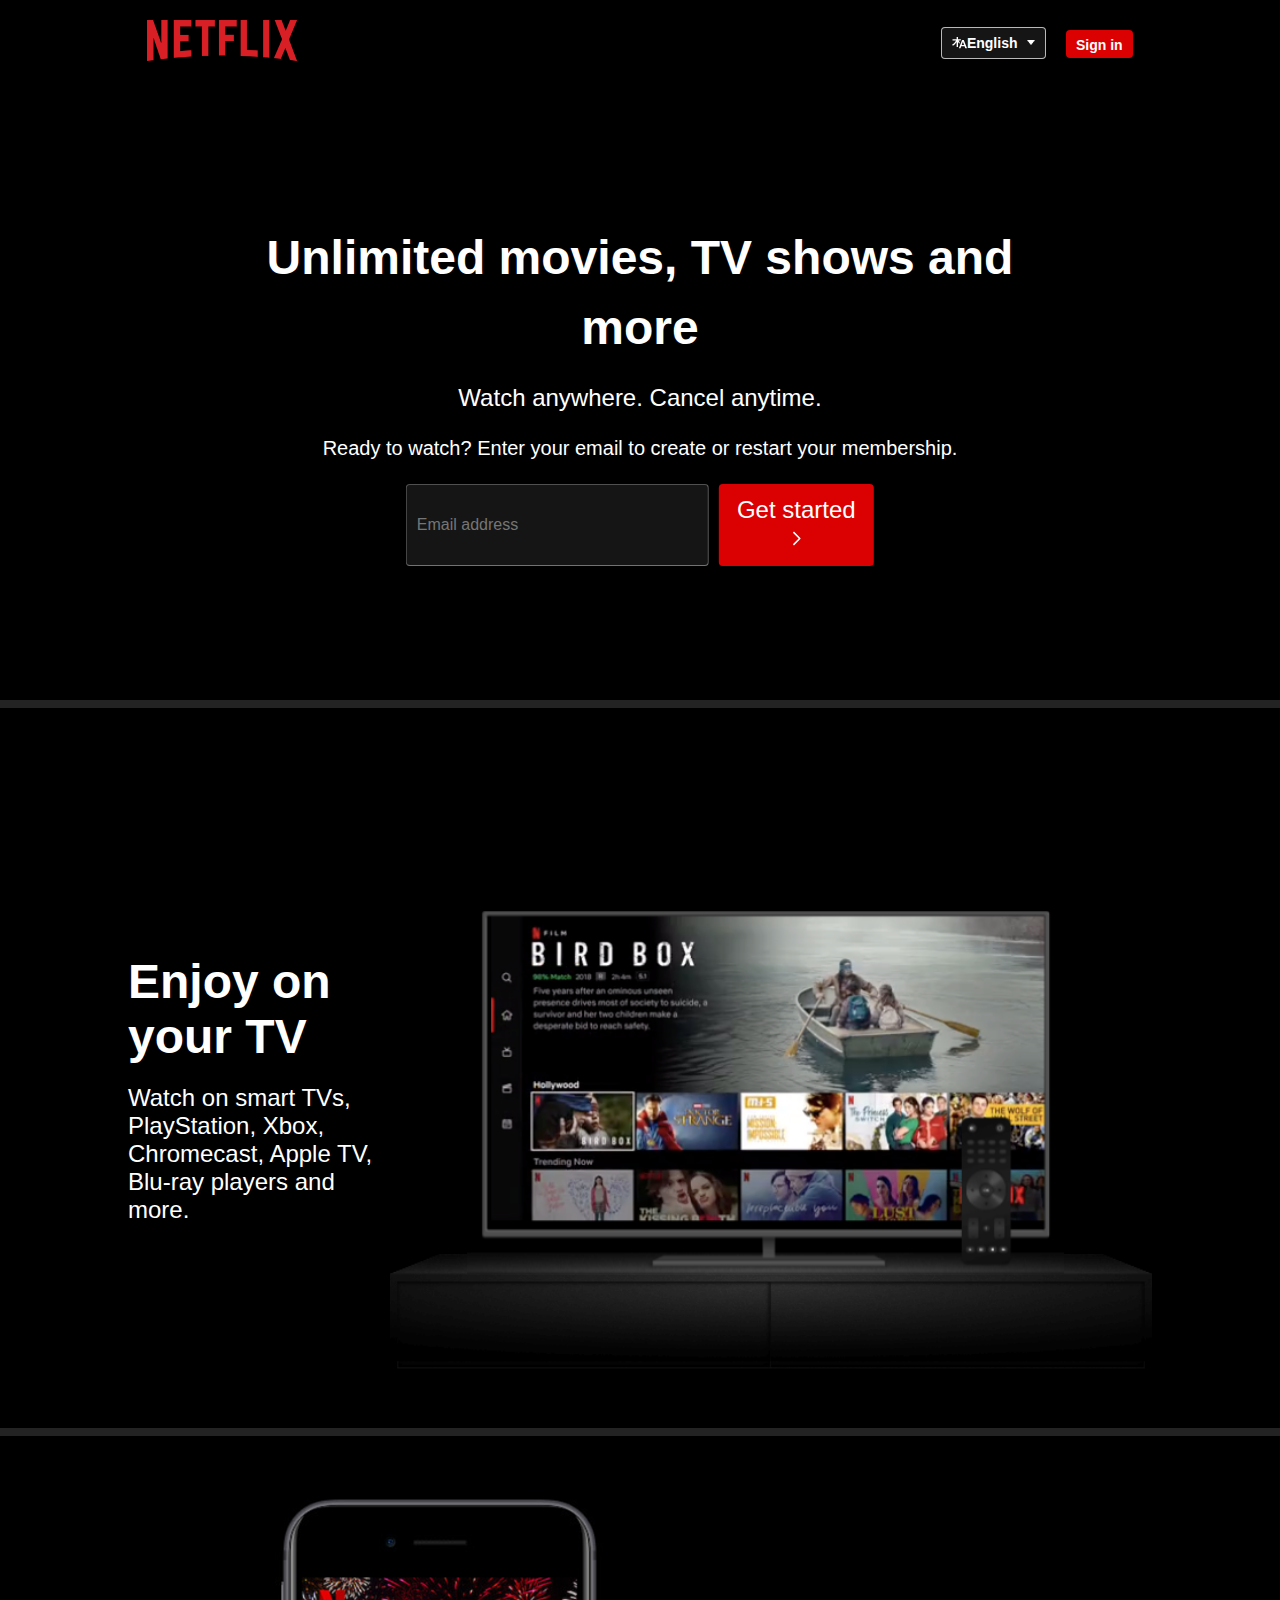
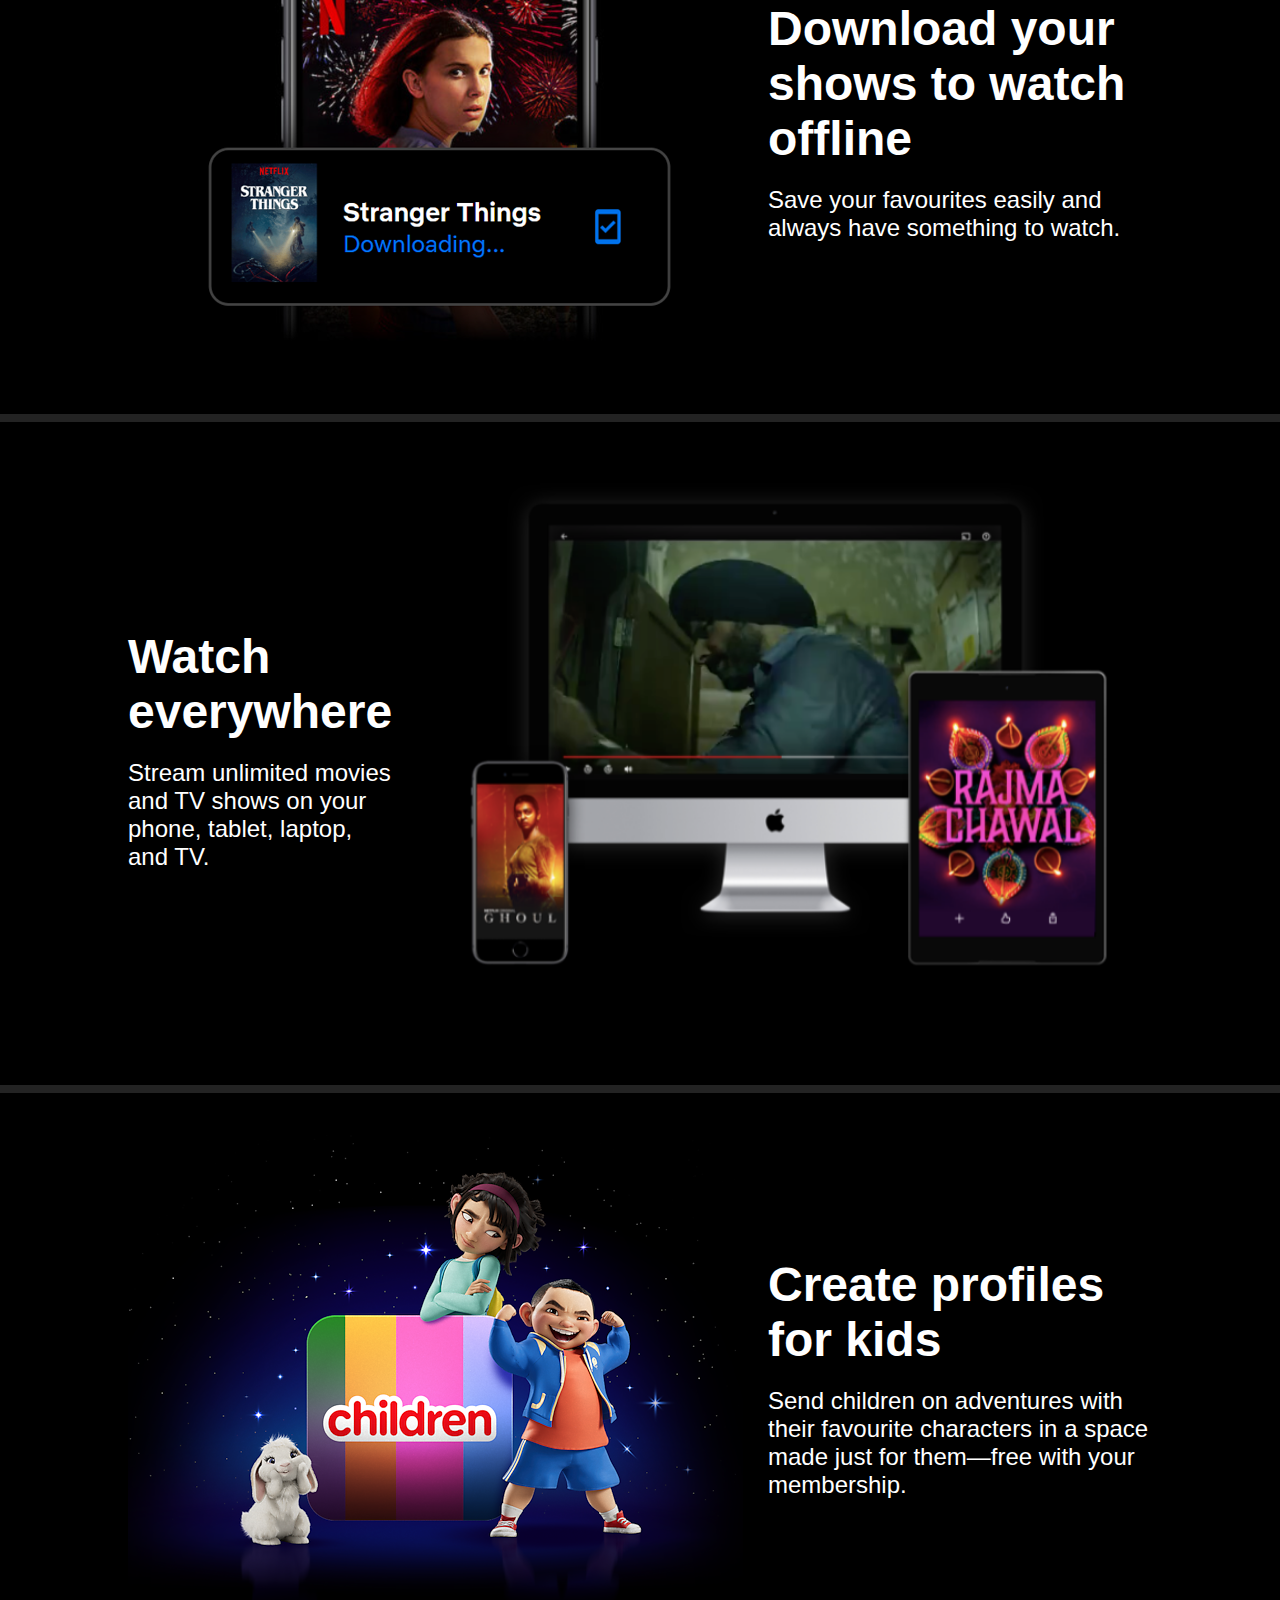
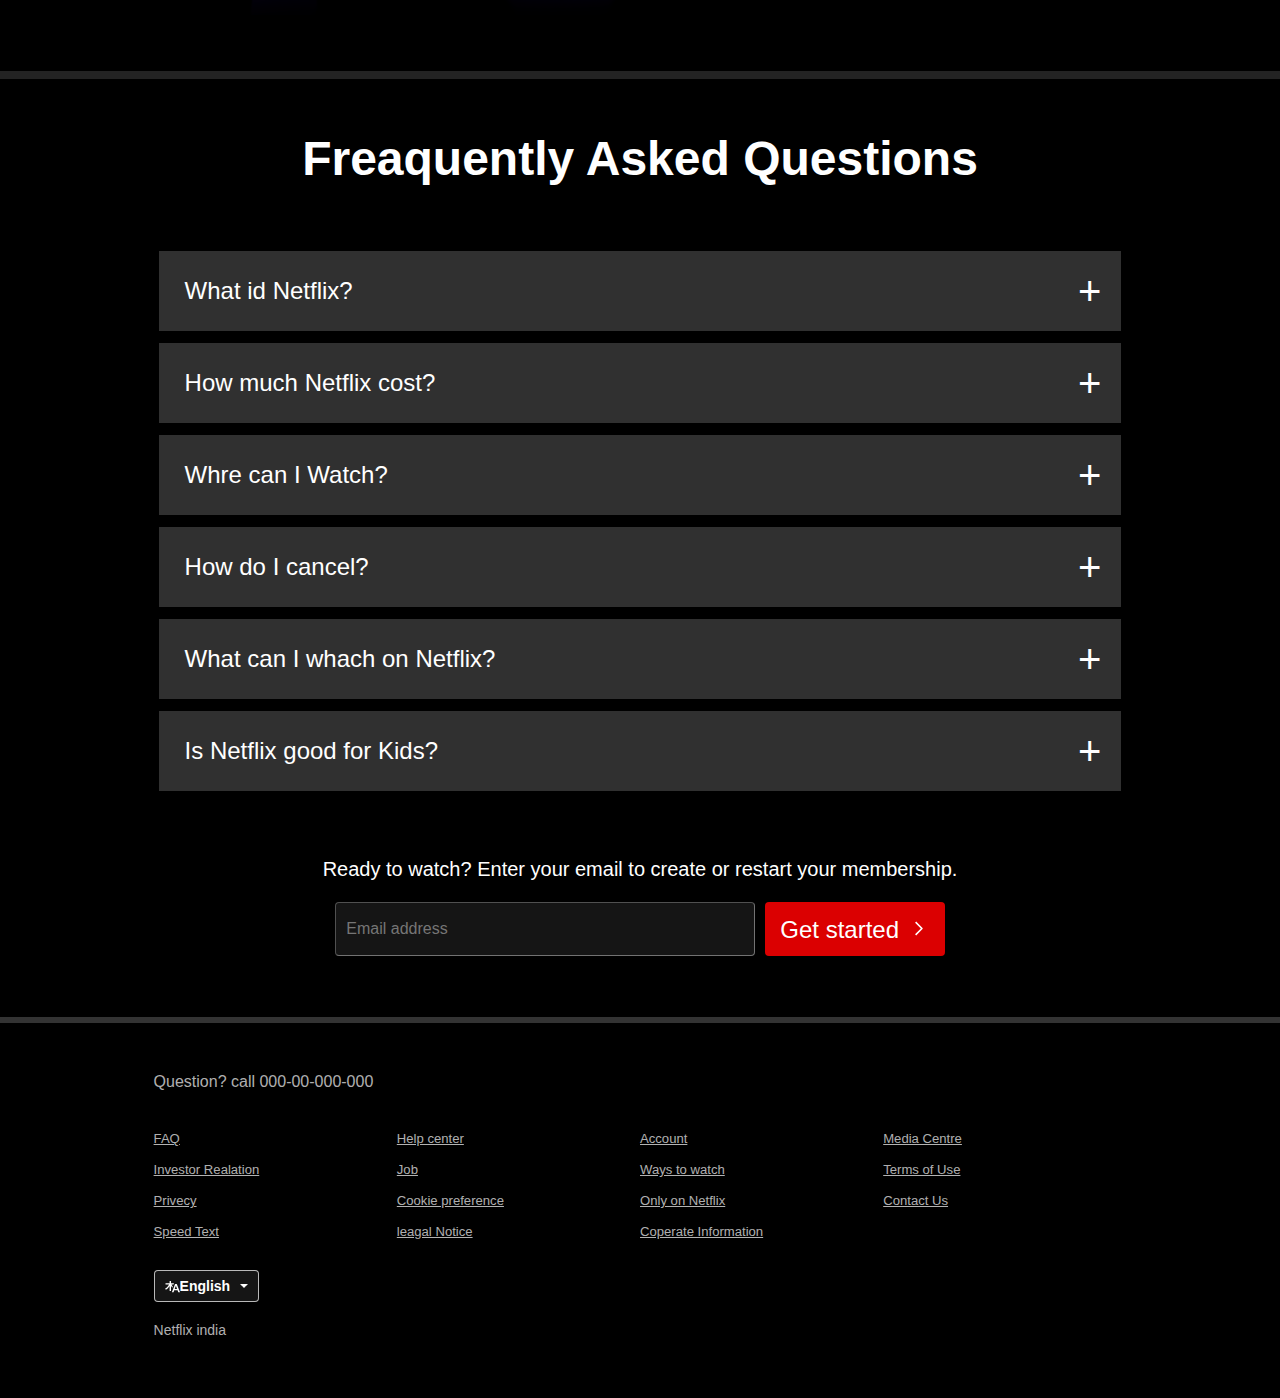
<file: index.html>
<!DOCTYPE html>
<html lang="en">
<head>
    <meta charset="UTF-8">
    <meta name="viewport" content="width=device-width, initial-scale=1.0">
    <title>Document</title>
    <link rel="shortcut icon" href="https://assets.nflxext.com/us/ffe/siteui/common/icons/nficon2023.ico">
    <link rel="stylesheet" href="style.css">
</head>
<body>
                                <!-- HEAD SECTION -->
                             
  <div class="header">
    <nav>
      <img class="navlogo" src="image/logo.png" alt="">
      <div>
        <button class="nav_lagu_button">
          <svg xmlns="http://www.w3.org/2000/svg" fill="none" width="15" height="15" viewBox="0 0 16 16" role="img" data-icon="LanguagesSmall" aria-hidden="true"><path fill-rule="evenodd" clip-rule="evenodd" d="M10.7668 5.33333L10.5038 5.99715L9.33974 8.9355L8.76866 10.377L7.33333 14H9.10751L9.83505 12.0326H13.4217L14.162 14H16L12.5665 5.33333H10.8278H10.7668ZM10.6186 9.93479L10.3839 10.5632H11.1036H12.8856L11.6348 7.2136L10.6186 9.93479ZM9.52722 4.84224C9.55393 4.77481 9.58574 4.71045 9.62211 4.64954H6.41909V2H4.926V4.64954H0.540802V5.99715H4.31466C3.35062 7.79015 1.75173 9.51463 0 10.4283C0.329184 10.7138 0.811203 11.2391 1.04633 11.5931C2.55118 10.6795 3.90318 9.22912 4.926 7.57316V12.6667H6.41909V7.51606C6.81951 8.15256 7.26748 8.76169 7.7521 9.32292L8.31996 7.88955C7.80191 7.29052 7.34631 6.64699 6.9834 5.99715H9.06968L9.52722 4.84224Z" fill="currentColor"></path></svg>
           English <img src="image/down-icon.png" alt=""></button>
        <button>Sign in</button>
      </div>
    </nav>

    <div class="header_condent">
       <h1>Unlimited movies, TV shows and more</h1>
       <h3>Watch anywhere. Cancel anytime.</h3>
       <p>Ready to watch? Enter your email to create or restart your membership.</p>

       <div class="email_sec">
        <form class="email_singup">
          <input type="email" placeholder="Email address">

          <button type="submit">Get started <svg xmlns="http://www.w3.org/2000/svg" fill="none" width="24" height="24" viewBox="0 0 24 24" role="img" data-icon="ChevronRightStandard" aria-hidden="true"><path fill-rule="evenodd" clip-rule="evenodd" d="M15.5859 12L8.29303 19.2928L9.70725 20.7071L17.7072 12.7071C17.8948 12.5195 18.0001 12.2652 18.0001 12C18.0001 11.7347 17.8948 11.4804 17.7072 11.2928L9.70724 3.29285L8.29303 4.70706L15.5859 12Z" fill="currentColor"></path></svg></button>
         </form>
       </div>
    </div> 

    <div class="endline"> </div> 
  </div> 

                                    <!-- FEATURES -->
     <div class="features"> 
     
        <div class="row">
          <div class="text-col">
            <h2>Enjoy on your TV</h2>
            <p>Watch on smart TVs, PlayStation, Xbox, Chromecast, Apple TV, Blu-ray players and more. </p>
          </div>

          <div class="img-col">
            <img src="image/feature-1.png" alt="">
          </div>
          
        </div>
        <div class="saprationline"></div>
        <div class="row">

          <div class="img-col">
            <img src="image/feature-2.png" alt="">
          </div>
          

          <div class="text-col">
            <h2>Download your shows to watch offline</h2>
            <p>Save your favourites easily and always have something to watch. </p>
          </div>

        </div>
        <div class="saprationline"></div>
        <div class="row">
          <div class="text-col">
            <h2>Watch everywhere</h2>
            <p>Stream unlimited movies and TV shows on your phone, tablet, laptop, and TV.</p>
          </div>

          <div class="img-col">
            <img src="image/feature-3.png" alt="">
          </div>
          
        </div>
        <div class="saprationline"></div>
        <div class="row">

          <div class="img-col">
            <img src="image/img4.png" alt="">
          </div>

          <div class="text-col">
            <h2>Create profiles for kids</h2>
            <p>Send children on adventures with their favourite characters in a space made just for them—free with your membership. </p>
          </div>
        </div>
        <div class="saprationline"></div>
     </div>  
<!-- -------------------------------------------------------QUESTION SECTION------------------------------------------------- -->
     <div class="faq">
        <h2>Freaquently Asked Questions</h2>
        <ul class="qustion">
          <li>
            <input type="radio" name="qustion" id="first">
            <label for="first">What id Netflix? </label>
              <div class="content">
                <p>Netflix is a streaming service that offers a wide variety of award-winning TV shows, movies, anime, documentaries and more – on thousands of internet-connected devices.

                  You can watch as much as you want, whenever you want, without a single ad – all for one low monthly price. There's always something new to discover, and new TV shows and movies are added every week!</p>
              </div>
          </li>

          <li>
            <input type="radio" name="qustion" id="second">
            <label for="second">How much Netflix cost? </label>
              <div class="content">
                <p>Watch Netflix on your smartphone, tablet, Smart TV, laptop, or streaming device, all for one fixed monthly fee. Plans range from ₹149 to ₹649 a month. No extra costs, no contracts.</p>
              </div>
          </li>


          <li>
            <input type="radio" name="qustion" id="third">
            <label for="third">Whre can I Watch?</label>
              <div class="content">
                <p>Watch anywhere, anytime. Sign in with your Netflix account to watch instantly on the web at netflix.com from your personal computer or on any internet-connected device that offers the Netflix app, including smart TVs, smartphones, tablets, streaming media players and game consoles.

                  You can also download your favourite shows with the iOS or Android app. Use downloads to watch while you're on the go and without an internet connection. Take Netflix with you anywhere.</p>
              </div>
          </li>


          <li>
            <input type="radio" name="qustion" id="forth">
            <label for="forth">How do I cancel? </label>
              <div class="content">
                <p>Netflix is flexible. There are no annoying contracts and no commitments. You can easily cancel your account online in two clicks. There are no cancellation fees – start or stop your account anytime.</p>
              </div>
          </li>


          <li>
            <input type="radio" name="qustion" id="fifth">
            <label for="fifth">What can I whach on Netflix? </label>
              <div class="content">
                <p>Netflix has an extensive library of feature films, documentaries, TV shows, anime, award-winning Netflix originals, and more. Watch as much as you want, anytime you want.</p>
              </div>
          </li>


          <li>
            <input type="radio" name="qustion" id="sixth">
            <label for="sixth">Is Netflix good for Kids? </label>
              <div class="content">
                <p>The Netflix Kids experience is included in your membership to give parents control while kids enjoy family-friendly TV shows and films in their own space.

                  Kids profiles come with PIN-protected parental controls that let you restrict the maturity rating of content kids can watch and block specific titles you don’t want kids to see.</p>
              </div>
          </li>
        </ul>
         <h3 style="font-weight: 400; font-size: 1.25rem;">Ready to watch? Enter your email to create or restart your membership.</h3>
          
       <div class="email_sec">
        <form class="email_singup">
          <input style="width: 420px;" type="email" placeholder="Email address">

          <button type="submit">Get started <svg xmlns="http://www.w3.org/2000/svg" fill="none" width="24" height="24" viewBox="0 0 24 24" role="img" data-icon="ChevronRightStandard" aria-hidden="true"><path fill-rule="evenodd" clip-rule="evenodd" d="M15.5859 12L8.29303 19.2928L9.70725 20.7071L17.7072 12.7071C17.8948 12.5195 18.0001 12.2652 18.0001 12C18.0001 11.7347 17.8948 11.4804 17.7072 11.2928L9.70724 3.29285L8.29303 4.70706L15.5859 12Z" fill="currentColor"></path></svg></button>
         </form>
       </div>
     </div>

     <!--    -----------------------------------FOOTER----------------------------------------------- -->
      
     <div class="footer">
        <h2>Question? call 000-00-000-000</h2>
        <div class="row">
         <div class="col">
          <a href="">FAQ</a>
          <a href="">Investor Realation</a>
          <a href="">Privecy</a>
          <a href="">Speed Text</a>
         </div>
         <div class="col">
          <a href="">Help center</a>
          <a href="">Job</a>
          <a href="">Cookie preference</a>
          <a href="">leagal Notice</a>
         </div>
         <div class="col" >
          <a href="">Account</a>
          <a href="">Ways to watch</a>
          <a href="">Only on Netflix</a>
          <a href="">Coperate Information</a>
         </div>
         <div class="col">
          <a href="">Media Centre</a>
          <a href="">Terms of Use</a>
          <a href="">Contact Us</a>
          
         </div>
      </div>
      <button class="nav_lagu_button">
        <svg xmlns="http://www.w3.org/2000/svg" fill="none" width="15" height="15" viewBox="0 0 16 16" role="img" data-icon="LanguagesSmall" aria-hidden="true"><path fill-rule="evenodd" clip-rule="evenodd" d="M10.7668 5.33333L10.5038 5.99715L9.33974 8.9355L8.76866 10.377L7.33333 14H9.10751L9.83505 12.0326H13.4217L14.162 14H16L12.5665 5.33333H10.8278H10.7668ZM10.6186 9.93479L10.3839 10.5632H11.1036H12.8856L11.6348 7.2136L10.6186 9.93479ZM9.52722 4.84224C9.55393 4.77481 9.58574 4.71045 9.62211 4.64954H6.41909V2H4.926V4.64954H0.540802V5.99715H4.31466C3.35062 7.79015 1.75173 9.51463 0 10.4283C0.329184 10.7138 0.811203 11.2391 1.04633 11.5931C2.55118 10.6795 3.90318 9.22912 4.926 7.57316V12.6667H6.41909V7.51606C6.81951 8.15256 7.26748 8.76169 7.7521 9.32292L8.31996 7.88955C7.80191 7.29052 7.34631 6.64699 6.9834 5.99715H9.06968L9.52722 4.84224Z" fill="currentColor"></path></svg>
         English <img src="image/down-icon.png" alt=""></button>

         <p class="endtext">Netflix india</p>  
      </div>
                                
     
</body>
</html>
</file>
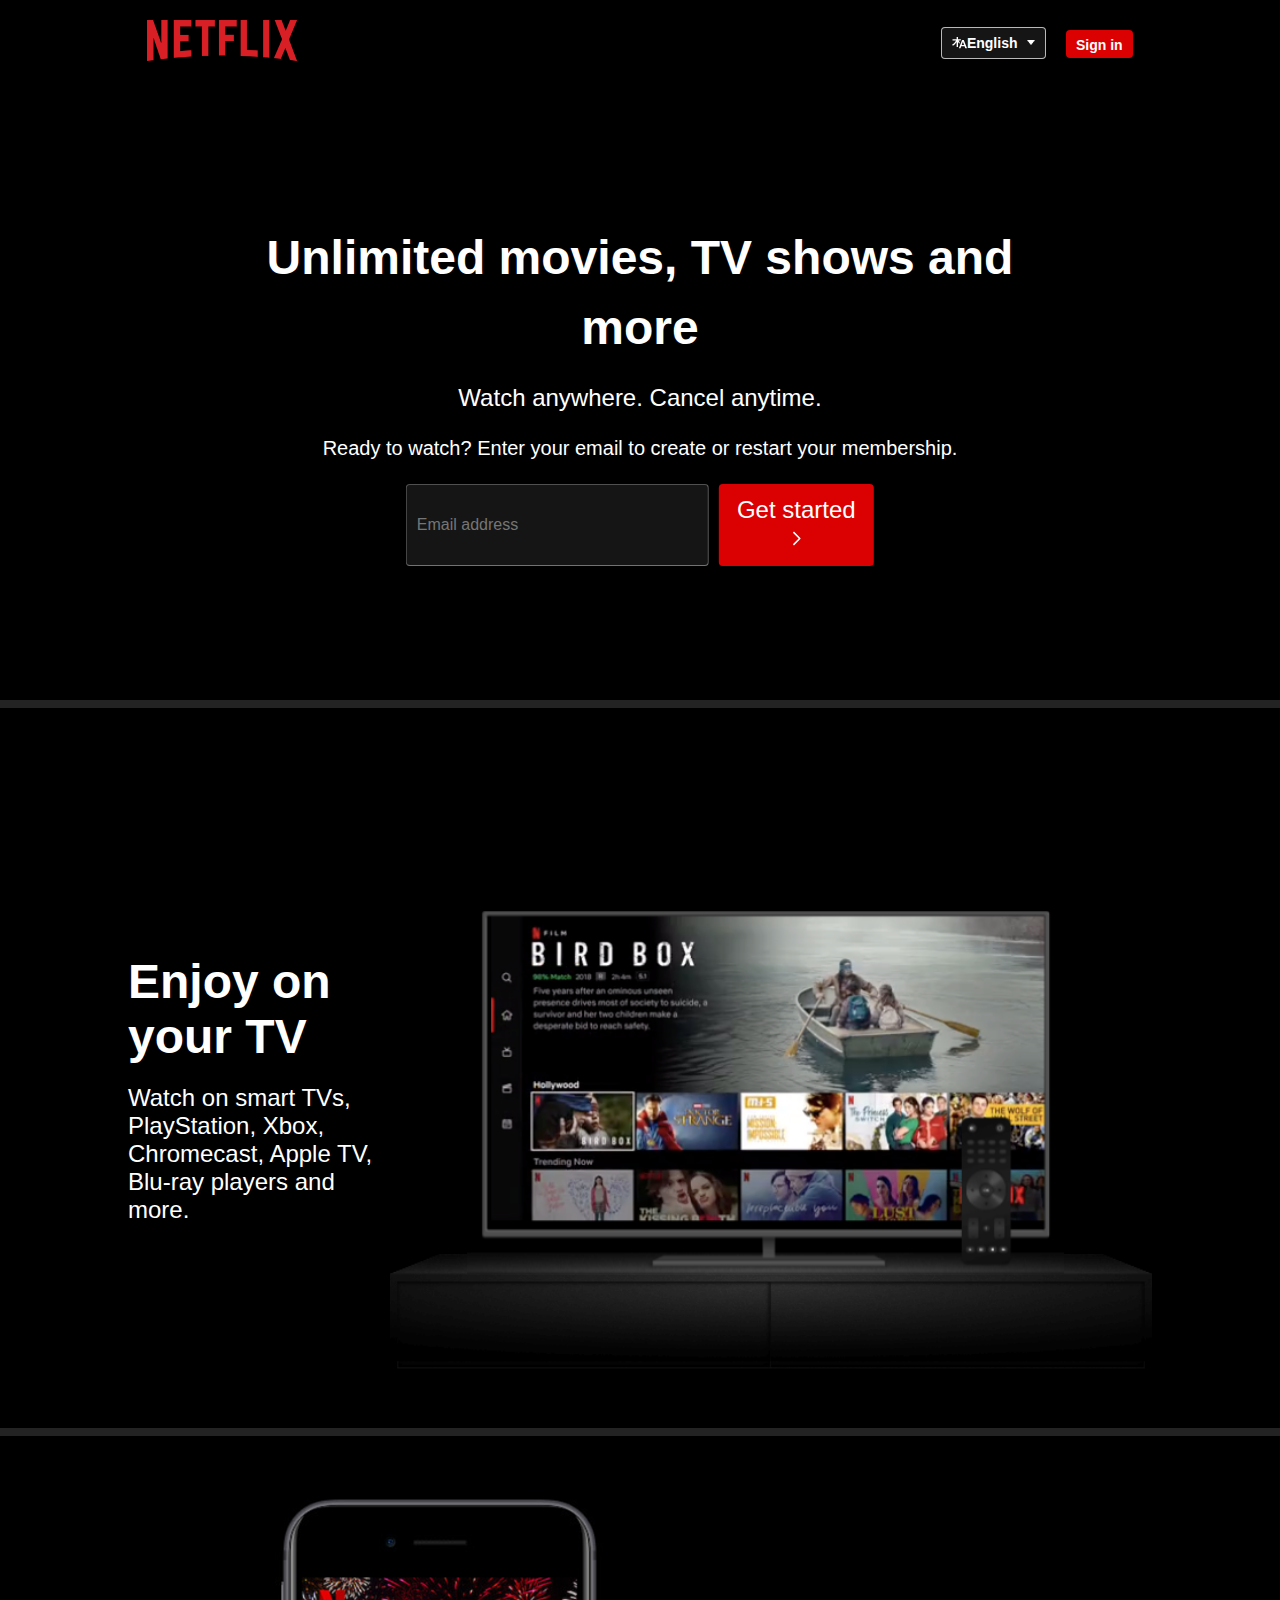
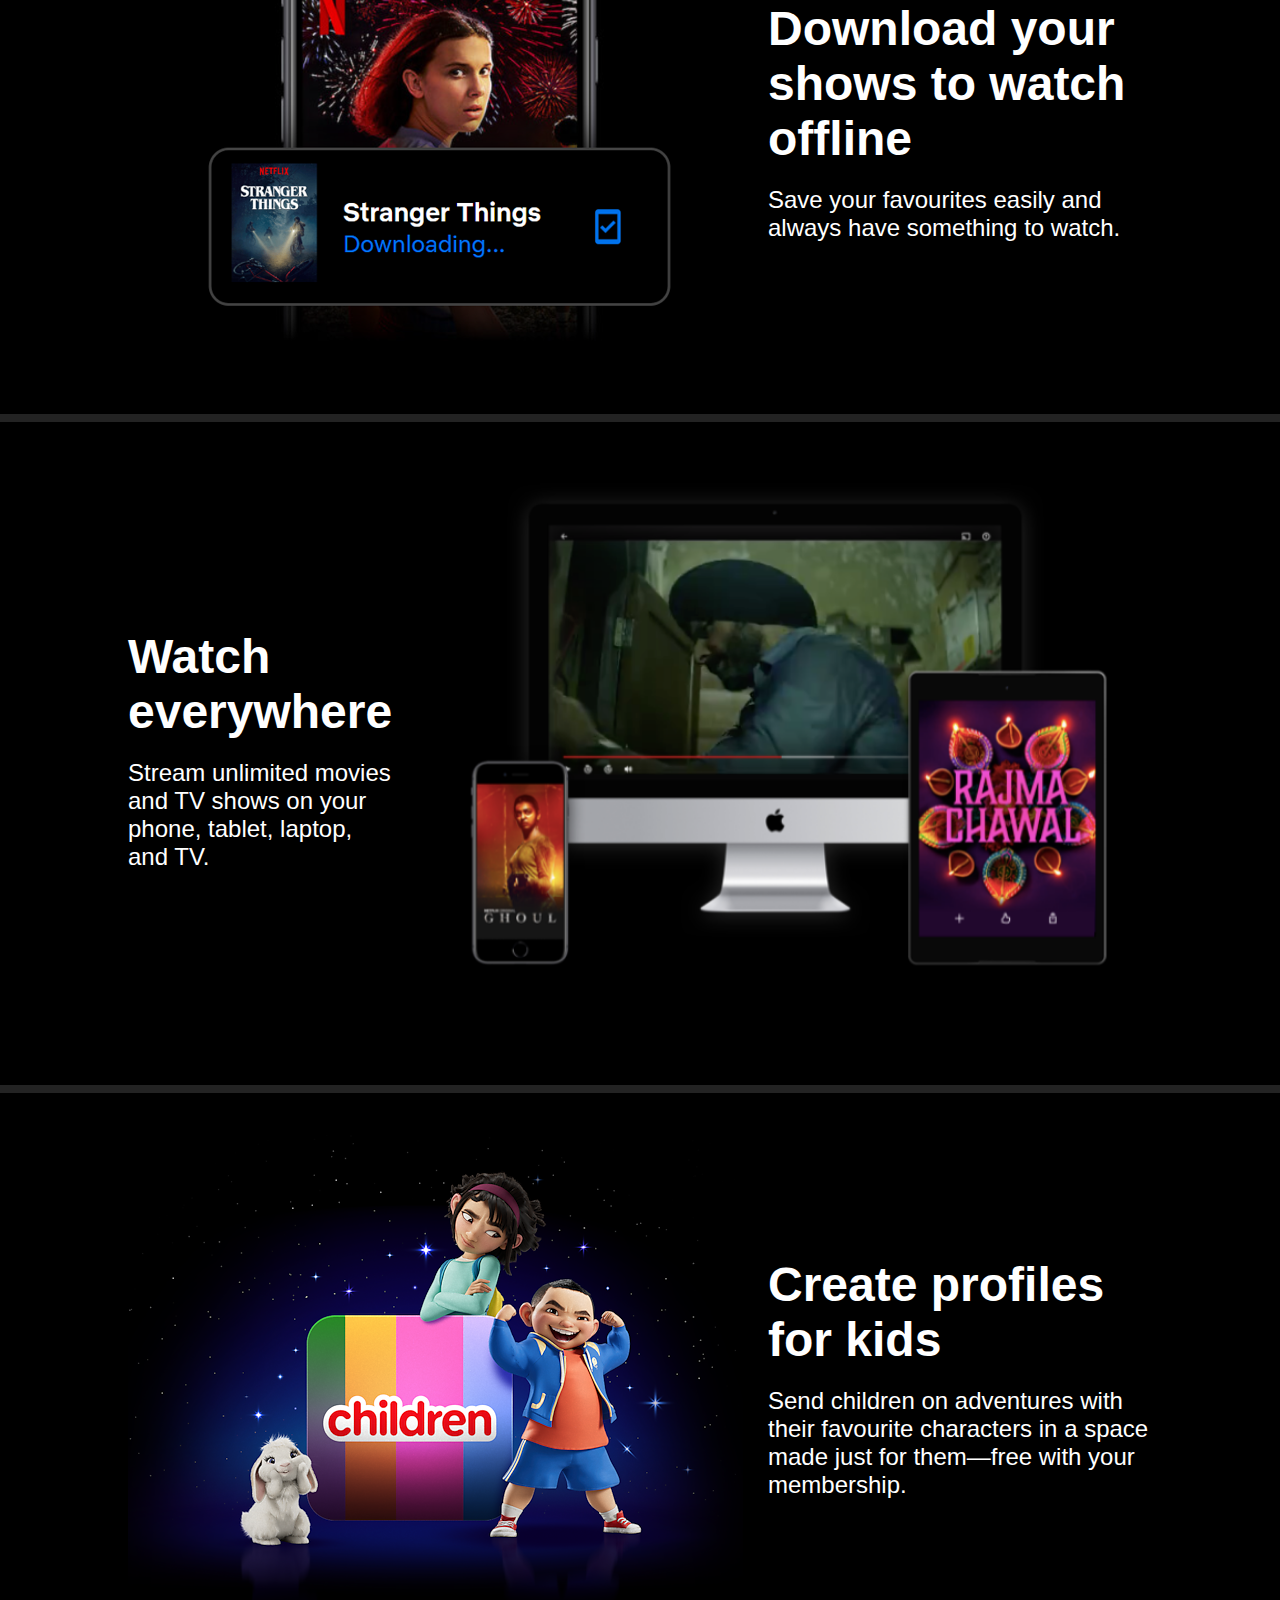
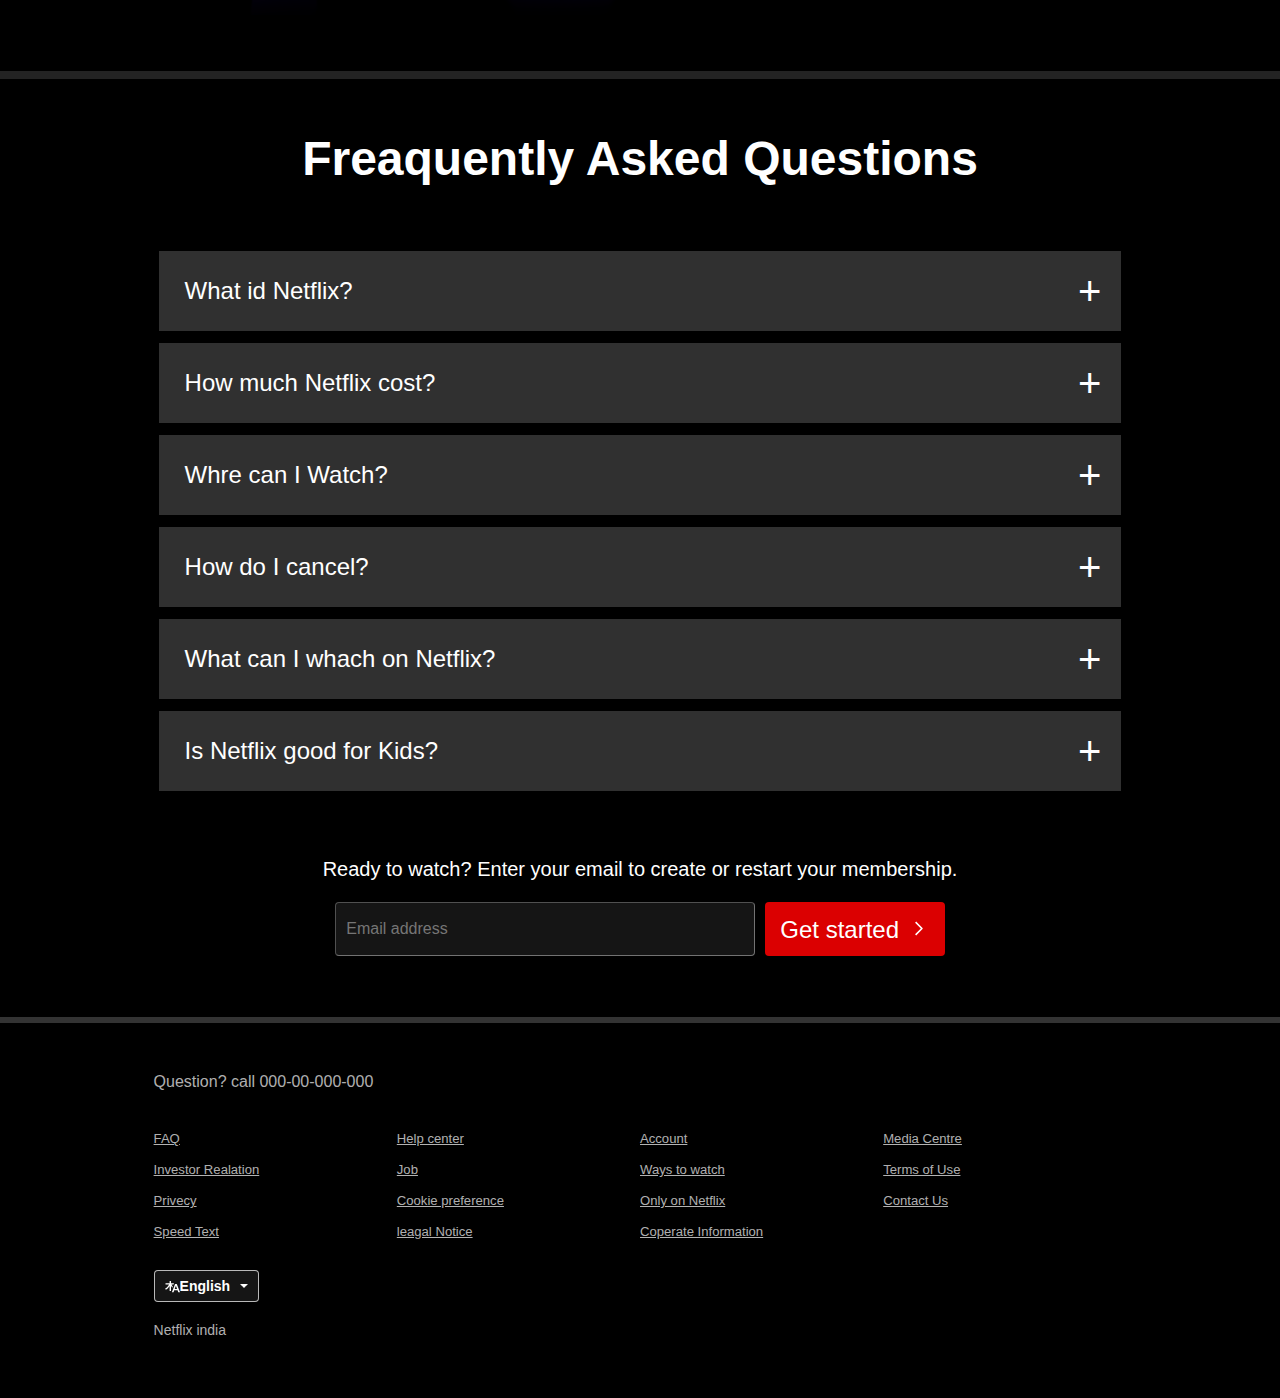
<file: index1.html>
<!DOCTYPE html>
<html lang="en">
<head>
    <meta charset="UTF-8">
    <meta name="viewport" content="width=device-width, initial-scale=1.0">
    <title>Document</title>
    <link rel="shortcut icon" href="https://assets.nflxext.com/us/ffe/siteui/common/icons/nficon2023.ico">
    <link rel="stylesheet" href="style.css">
</head>
<body>
                                <!-- HEAD SECTION -->
                             
  <div class="header">
    <nav>
      <img class="navlogo" src="image/logo.png" alt="">
      <div>
        <button class="nav_lagu_button">
          <svg xmlns="http://www.w3.org/2000/svg" fill="none" width="15" height="15" viewBox="0 0 16 16" role="img" data-icon="LanguagesSmall" aria-hidden="true"><path fill-rule="evenodd" clip-rule="evenodd" d="M10.7668 5.33333L10.5038 5.99715L9.33974 8.9355L8.76866 10.377L7.33333 14H9.10751L9.83505 12.0326H13.4217L14.162 14H16L12.5665 5.33333H10.8278H10.7668ZM10.6186 9.93479L10.3839 10.5632H11.1036H12.8856L11.6348 7.2136L10.6186 9.93479ZM9.52722 4.84224C9.55393 4.77481 9.58574 4.71045 9.62211 4.64954H6.41909V2H4.926V4.64954H0.540802V5.99715H4.31466C3.35062 7.79015 1.75173 9.51463 0 10.4283C0.329184 10.7138 0.811203 11.2391 1.04633 11.5931C2.55118 10.6795 3.90318 9.22912 4.926 7.57316V12.6667H6.41909V7.51606C6.81951 8.15256 7.26748 8.76169 7.7521 9.32292L8.31996 7.88955C7.80191 7.29052 7.34631 6.64699 6.9834 5.99715H9.06968L9.52722 4.84224Z" fill="currentColor"></path></svg>
           English <img src="image/down-icon.png" alt=""></button>
        <button>Sign in</button>
      </div>
    </nav>

    <div class="header_condent">
       <h1>Unlimited movies, TV shows and more</h1>
       <h3>Watch anywhere. Cancel anytime.</h3>
       <p>Ready to watch? Enter your email to create or restart your membership.</p>

       <div class="email_sec">
        <form class="email_singup">
          <input type="email" placeholder="Email address">

          <button type="submit">Get started <svg xmlns="http://www.w3.org/2000/svg" fill="none" width="24" height="24" viewBox="0 0 24 24" role="img" data-icon="ChevronRightStandard" aria-hidden="true"><path fill-rule="evenodd" clip-rule="evenodd" d="M15.5859 12L8.29303 19.2928L9.70725 20.7071L17.7072 12.7071C17.8948 12.5195 18.0001 12.2652 18.0001 12C18.0001 11.7347 17.8948 11.4804 17.7072 11.2928L9.70724 3.29285L8.29303 4.70706L15.5859 12Z" fill="currentColor"></path></svg></button>
         </form>
       </div>
    </div> 

    <div class="endline"> </div> 
  </div> 

                                    <!-- FEATURES -->
     <div class="features"> 
     
        <div class="row">
          <div class="text-col">
            <h2>Enjoy on your TV</h2>
            <p>Watch on smart TVs, PlayStation, Xbox, Chromecast, Apple TV, Blu-ray players and more. </p>
          </div>

          <div class="img-col">
            <img src="image/feature-1.png" alt="">
          </div>
          
        </div>
        <div class="saprationline"></div>
        <div class="row">

          <div class="img-col">
            <img src="image/feature-2.png" alt="">
          </div>
          

          <div class="text-col">
            <h2>Download your shows to watch offline</h2>
            <p>Save your favourites easily and always have something to watch. </p>
          </div>

        </div>
        <div class="saprationline"></div>
        <div class="row">
          <div class="text-col">
            <h2>Watch everywhere</h2>
            <p>Stream unlimited movies and TV shows on your phone, tablet, laptop, and TV.</p>
          </div>

          <div class="img-col">
            <img src="image/feature-3.png" alt="">
          </div>
          
        </div>
        <div class="saprationline"></div>
        <div class="row">

          <div class="img-col">
            <img src="image/img4.png" alt="">
          </div>

          <div class="text-col">
            <h2>Create profiles for kids</h2>
            <p>Send children on adventures with their favourite characters in a space made just for them—free with your membership. </p>
          </div>
        </div>
        <div class="saprationline"></div>
     </div>  
<!-- -------------------------------------------------------QUESTION SECTION------------------------------------------------- -->
     <div class="faq">
        <h2>Freaquently Asked Questions</h2>
        <ul class="qustion">
          <li>
            <input type="radio" name="qustion" id="first">
            <label for="first">What id Netflix? </label>
              <div class="content">
                <p>Netflix is a streaming service that offers a wide variety of award-winning TV shows, movies, anime, documentaries and more – on thousands of internet-connected devices.

                  You can watch as much as you want, whenever you want, without a single ad – all for one low monthly price. There's always something new to discover, and new TV shows and movies are added every week!</p>
              </div>
          </li>

          <li>
            <input type="radio" name="qustion" id="second">
            <label for="second">How much Netflix cost? </label>
              <div class="content">
                <p>Watch Netflix on your smartphone, tablet, Smart TV, laptop, or streaming device, all for one fixed monthly fee. Plans range from ₹149 to ₹649 a month. No extra costs, no contracts.</p>
              </div>
          </li>


          <li>
            <input type="radio" name="qustion" id="third">
            <label for="third">Whre can I Watch?</label>
              <div class="content">
                <p>Watch anywhere, anytime. Sign in with your Netflix account to watch instantly on the web at netflix.com from your personal computer or on any internet-connected device that offers the Netflix app, including smart TVs, smartphones, tablets, streaming media players and game consoles.

                  You can also download your favourite shows with the iOS or Android app. Use downloads to watch while you're on the go and without an internet connection. Take Netflix with you anywhere.</p>
              </div>
          </li>


          <li>
            <input type="radio" name="qustion" id="forth">
            <label for="forth">How do I cancel? </label>
              <div class="content">
                <p>Netflix is flexible. There are no annoying contracts and no commitments. You can easily cancel your account online in two clicks. There are no cancellation fees – start or stop your account anytime.</p>
              </div>
          </li>


          <li>
            <input type="radio" name="qustion" id="fifth">
            <label for="fifth">What can I whach on Netflix? </label>
              <div class="content">
                <p>Netflix has an extensive library of feature films, documentaries, TV shows, anime, award-winning Netflix originals, and more. Watch as much as you want, anytime you want.</p>
              </div>
          </li>


          <li>
            <input type="radio" name="qustion" id="sixth">
            <label for="sixth">Is Netflix good for Kids? </label>
              <div class="content">
                <p>The Netflix Kids experience is included in your membership to give parents control while kids enjoy family-friendly TV shows and films in their own space.

                  Kids profiles come with PIN-protected parental controls that let you restrict the maturity rating of content kids can watch and block specific titles you don’t want kids to see.</p>
              </div>
          </li>
        </ul>
         <h3 style="font-weight: 400; font-size: 1.25rem;">Ready to watch? Enter your email to create or restart your membership.</h3>
          
       <div class="email_sec">
        <form class="email_singup">
          <input style="width: 420px;" type="email" placeholder="Email address">

          <button type="submit">Get started <svg xmlns="http://www.w3.org/2000/svg" fill="none" width="24" height="24" viewBox="0 0 24 24" role="img" data-icon="ChevronRightStandard" aria-hidden="true"><path fill-rule="evenodd" clip-rule="evenodd" d="M15.5859 12L8.29303 19.2928L9.70725 20.7071L17.7072 12.7071C17.8948 12.5195 18.0001 12.2652 18.0001 12C18.0001 11.7347 17.8948 11.4804 17.7072 11.2928L9.70724 3.29285L8.29303 4.70706L15.5859 12Z" fill="currentColor"></path></svg></button>
         </form>
       </div>
     </div>

     <!--    -----------------------------------FOOTER----------------------------------------------- -->
      
     <div class="footer">
        <h2>Question? call 000-00-000-000</h2>
        <div class="row">
         <div class="col">
          <a href="">FAQ</a>
          <a href="">Investor Realation</a>
          <a href="">Privecy</a>
          <a href="">Speed Text</a>
         </div>
         <div class="col">
          <a href="">Help center</a>
          <a href="">Job</a>
          <a href="">Cookie preference</a>
          <a href="">leagal Notice</a>
         </div>
         <div class="col" >
          <a href="">Account</a>
          <a href="">Ways to watch</a>
          <a href="">Only on Netflix</a>
          <a href="">Coperate Information</a>
         </div>
         <div class="col">
          <a href="">Media Centre</a>
          <a href="">Terms of Use</a>
          <a href="">Contact Us</a>
          
         </div>
      </div>
      <button class="nav_lagu_button">
        <svg xmlns="http://www.w3.org/2000/svg" fill="none" width="15" height="15" viewBox="0 0 16 16" role="img" data-icon="LanguagesSmall" aria-hidden="true"><path fill-rule="evenodd" clip-rule="evenodd" d="M10.7668 5.33333L10.5038 5.99715L9.33974 8.9355L8.76866 10.377L7.33333 14H9.10751L9.83505 12.0326H13.4217L14.162 14H16L12.5665 5.33333H10.8278H10.7668ZM10.6186 9.93479L10.3839 10.5632H11.1036H12.8856L11.6348 7.2136L10.6186 9.93479ZM9.52722 4.84224C9.55393 4.77481 9.58574 4.71045 9.62211 4.64954H6.41909V2H4.926V4.64954H0.540802V5.99715H4.31466C3.35062 7.79015 1.75173 9.51463 0 10.4283C0.329184 10.7138 0.811203 11.2391 1.04633 11.5931C2.55118 10.6795 3.90318 9.22912 4.926 7.57316V12.6667H6.41909V7.51606C6.81951 8.15256 7.26748 8.76169 7.7521 9.32292L8.31996 7.88955C7.80191 7.29052 7.34631 6.64699 6.9834 5.99715H9.06968L9.52722 4.84224Z" fill="currentColor"></path></svg>
         English <img src="image/down-icon.png" alt=""></button>

         <p class="endtext">Netflix india</p>  
      </div>
                                
     
</body>
</html>
</file>
<file: style.css>
*{
    margin: 0;
    padding: 0;
    font-family: 'Poppins', sans-serif;
    box-sizing: border-box;
}

body{
background: #000;
color: #fff;
}
header{
    width:100%;
    min-height: calc(100%-43.76rem)
}
.header{
    width: 100%;
    min-height: 43.75rem;
    background-image: linear-gradient(rgba(0,0,0,0.7),rgba(0,0,0,0.7)), url("https://assets.nflxext.com/ffe/siteui/vlv3/335ddde7-3955-499c-b4cc-ca2eb7e1ae71/a7d20bc1-831c-4f9d-8153-11bdf7a08d23/IN-en-20240624-POP_SIGNUP_TWO_WEEKS-perspective_WEB_13cda806-d858-493e-b4aa-f2792ff965dc_small.jpg" );
    /* background-size: cover; */
    background-position: center;
    padding: 10px 8%;
    position: relative;
}
nav{
display: flex;
align-items: center;
justify-content: space-between;
padding: 10px 45px;
}
.navlogo{
    width: 150px;
    cursor: pointer;

}
nav button{
border: 0;
outline: 0;
background:#db0001;
color: #fff;
padding: 7px 10px;
font-size: 14px;
border-radius: 4px;
margin-left: 15px;
cursor: pointer;
font-weight: 600;
padding-bottom: 5px;
box-sizing: border-box;

}
.nav_lagu_button{
display: inline-flex;
justify-items: auto;
align-items: center;
background: transparent;
background-color: rgba(23, 23, 23, 0.9);
border: 1px solid #fff;
padding: 7px 10px;
margin-top: 5px;
cursor: auto;
border-color: rgba(255, 255, 255, 0.7);
border-width: thin;
color: #fff;
border-radius: 4px;
font-size: 14px;
font-weight: 600;
}
.nav_lagu_button img{
    width: 8px;
    margin-left: 10px;
}

.header_condent{
    position: absolute;
    top: 50%;
    left: 50%;
    transform: translate(-50%,-50%);
    text-align: center;
   margin-top: 45px;
}

.header_condent h1{
    font-size: 3rem;
    font-weight: bold;
  line-height: 70px;
    font-family: Netflix Sans,Helvetica Neue,Segoe UI,Roboto,Ubuntu,sans-serif;
}
.header_condent h3{

    font-size: 1.5rem;
    font-weight: 400;
    line-height: 70px;
    font-family: Netflix Sans,Helvetica Neue,Segoe UI,Roboto,Ubuntu,sans-serif;
}
.header_condent p{
    font-family: Netflix Sans,Helvetica Neue,Segoe UI,Roboto,Ubuntu,sans-serif;
    font-size: 1.25rem;
    font-weight: 400;
    line-height: 1.5;
}
.email_sec{
    padding: 1px 9rem;
  margin-top: 20px;
}
 .email_singup{
    border-radius: 4px; 
    display: inline-flex;
} 
.email_singup input{
    font-size: 1rem;
    width: 355px;
    padding: 10px 10px;
    /* background: transparent; */
    color: rgba(255, 255, 255, 0.9);
    border-radius: 4px; 
    border-color: rgba(255, 255, 255, 0.4);
    border-width: thin;
    background-color: rgba(23, 23, 23, 0.9);
   outline-color: rgba(255,255, 255,);
   input:focus {
    outline: none;
}
   
}
.email_sec button{
   
    margin-left: 10px;
    padding: 12px 15px;
    font-size: 1.5rem;
    font-weight: 500;
    background-color: #db0001;
    color: rgb(255, 255, 255);
    border-radius: 4px; 
    border: none;    
}

.email_sec button svg{
padding-top: 5px;
display: inline-flex;
}
.endline{
    width: 100%;
    height: 0.5rem;
    position: absolute;
    left: 0;
    right: 0;
    
    bottom: -0.5rem;
   text-align: center;
    background-color: rgb(35,35,35);
}
                                                /* ---------------------------features section--------------------------- */
.features{
    padding: 50px 10%;
    font-size: 22px;  
} 
.saprationline{
    border-top: 8px solid rgb(35,35,35) ; 
position: absolute;
left: 0;
right: 0;
}
.row{
   
    display: flex;
    width: 100%;
    align-items: center;
    /* flex-wrap: wrap; */
    padding: 50px 0;
}    
   .features h2{
    font-size: 3rem;
    font-weight: 900;
    margin-bottom: 20px;
   } 
   .features p{
    font-family: Netflix Sans,Helvetica Neue,Segoe UI,Roboto,Ubuntu,sans-serif;
    font-size: 1.50rem;
    font-weight: 400;
    /* line-height: 1.2; */
   }
/* --------------------------------------------------------- Qestion section -----------------------------------------------------------*/

.faq{
   
    padding: 10px 12%;
    text-align: center;
    font-size: 18px;

}
.faq h2{
    font-size: 3rem;
    font-weight: 900;
}
.qustion{
margin: 60px auto;
width: 100%;
max-width: 100%;
}
.qustion li{
    list-style: none;
    width: 100%;
    padding: 5px;
}
.qustion li label{
    display: flex;
    align-items: center;
    padding: 26px;
    font-size: 1.5rem;
    font-weight: 500;
    background: #303030;
    margin-bottom: 2px;
    cursor: pointer;
    position: relative;
}
.qustion li label :hover{
   background-color: #000; 
}
label::after{
    content: '+';
  font-size: 2.5rem;
  position: absolute;
  right: 20px;
  font-weight: 300;
}
input[type="radio"]{
    display: none;
}
.qustion .content{
    background-color: #303030;
    text-align: left;
    padding: 0 20px;
    max-height: 0;
    overflow: hidden;
    transition: max-hight 0.5s,padding 0.5s;
}
.qustion input[type="radio"]:checked + label + .content{
    max-height: 600px;
    padding: 30px 20px;
}
/* -------------------------------------------------------------------FOOTER-------------------------------------------------------------------------------- */

.footer{
    margin-top: 50px;
    padding: 50px 12% 10px;
    border-top: 6px solid #333;
    color: rgba(255,255,255,0.7);
}
.footer h2{
    color: rgba(255,255,255,0.7);
  font-size: 1rem;
  font-weight: 400;
  margin-bottom: 30px;
}
.footer .col{
   flex-basis: 25px;
   flex-grow: 1;
}
.footer .col a{
    display: block;
    color: rgba(255,255,255,0.7);
    font-size: 0.820rem;
    font-weight: 400;
     margin-bottom: 16px;
}
.footer .row{
    align-items: flex-start;
    padding: 10px 0;
    
}
.endtext{
    font-size: 14px;
    margin-top: 20px;
    margin-bottom: 50px;
}
</file>
